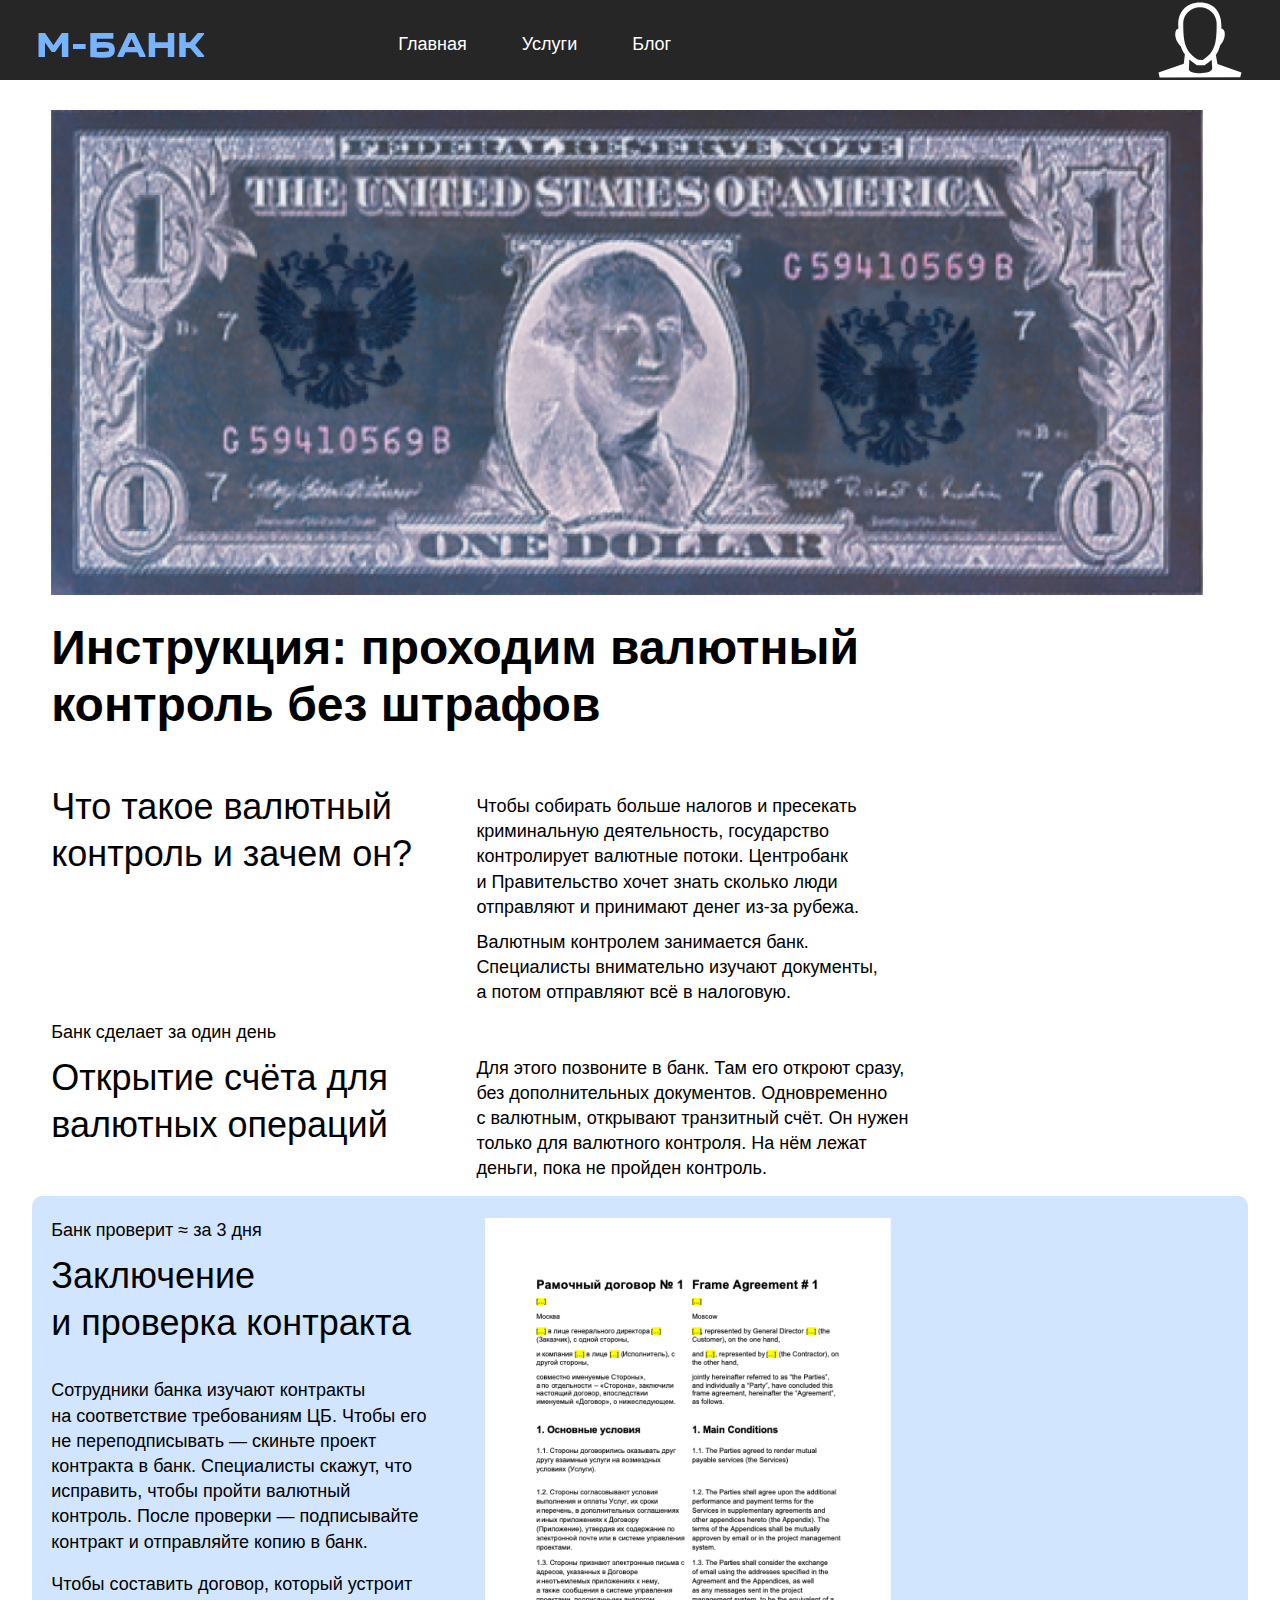
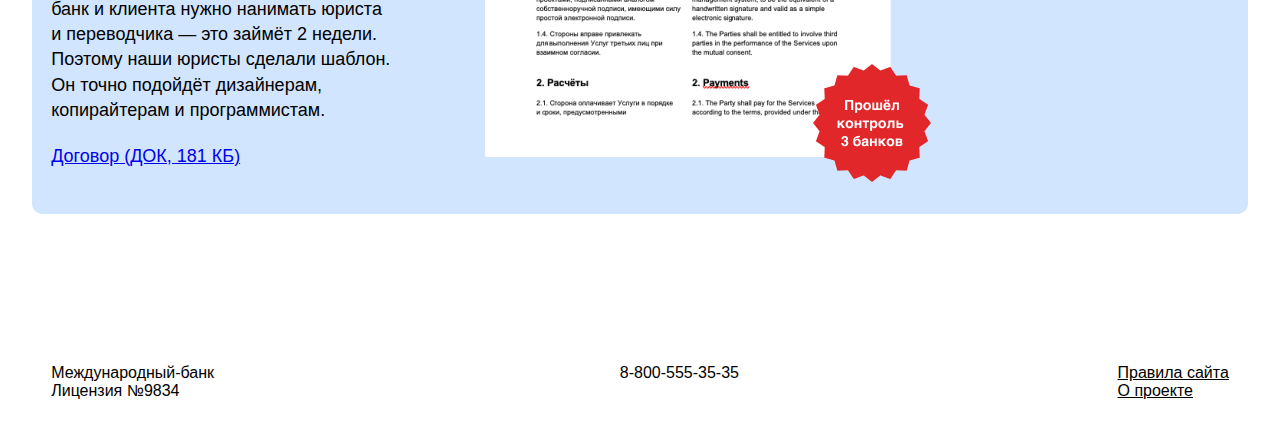
<file: index.html>
<!DOCTYPE html>
<html lang="ru">
<head>
    <meta charset="UTF-8">
    <meta name="viewport" content="width=device-width, initial-scale=1.0">
    <title>М-БАНК</title>
    <link rel="stylesheet" href="style.css">
</head>
<body>
    <header class="header">
      <div class="header__logo"><img src="лого.svg" alt="М-БАНК"></div> 
        <nav class="header__nav">
            <a href="#">Главная</a>
            <a href="#">Услуги</a>
            <a href="#">Блог</a>
        </nav>
        <img class="header__icon" src="Vector.svg" alt="icon">
    </header>

    <div class="wrapper">
    <article class="content">
       <div class="content__photo">
            <img src="Картинка2 1.png" alt="$"> 
       </div> 
       <header class="content__header">Инструкция: проходим валютный контроль без штрафов</header>

       <div class="content__lead">
           <div class="content__subtitle">
               <h2>Что такое валютный контроль и зачем он?</h2>
               <div class="content__subtitle--paragraph">
                <p>Банк сделает за один день</p>
                <h2>Открытие счёта для валютных операций</h2> </div>
           </div>
           <div class="content__text">
               <p>Чтобы собирать больше налогов и&nbsp;пресекать криминальную деятельность, государство контролирует валютные потоки. Центробанк и&nbsp;Правительство хочет знать сколько люди отправляют и&nbsp;принимают денег из-за рубежа.</p>
            <div class="content__text--section">
                <p>Валютным контролем занимается банк.
                    Специалисты внимательно изучают документы,
                    а&nbsp;потом отправляют всё в&nbsp;налоговую.</p>
            </div>
            <div class="content__text--paragraph">
                <p>Для этого позвоните в&nbsp;банк. Там его откроют сразу, без дополнительных документов. Одновременно с&nbsp;валютным, открывают транзитный счёт. Он&nbsp;нужен только для валютного контроля. На&nbsp;нём лежат деньги, пока не&nbsp;пройден контроль.</p>
            </div>
           </div>
       </div>
    </div>
    <div class="content__box">
        <div class="content__box--subtitle">
            <p class="box__subtitle--paragraph">Банк проверит ≈ за 3 дня</p>
            <h2>Заключение и&nbsp;проверка контракта</h2>
            <div class="content__box--text">
                <p>Сотрудники банка изучают контракты 
                    на&nbsp;соответствие требованиям ЦБ. Чтобы 
                    его не&nbsp;переподписывать&nbsp;&mdash; скиньте проект 
                    контракта в&nbsp;банк. Специалисты скажут, 
                    что исправить, чтобы пройти валютный 
                    контроль. После проверки&nbsp;&mdash; подписывайте 
                    контракт и&nbsp;отправляйте копию в&nbsp;банк.</p>
            </div>
            <div class="content__box--paragraph">
                <p>Чтобы составить договор, который
                    устроит банк и&nbsp;клиента нужно нанимать
                    юриста и&nbsp;переводчика&nbsp;&mdash; это займёт
                    2&nbsp;недели. Поэтому наши юристы сделали
                    шаблон. Он&nbsp;точно подойдёт дизайнерам,
                    копирайтерам и&nbsp;программистам.</p>
            </div>
           <div class="content__box--link"> <a href="#">Договор (ДОК, 181 КБ)</a> </div>
        </div>
        <div class="content__box--img">
            <img src="Group 21.png" alt="Договор">
        </div>
   </div>
    </article>
    <footer class="footer">
        <div class="footer__name">
            <p>Международный-банк
             Лицензия №9834</p>
        </div> 
        <div class="footer__phone">
            <p>8-800-555-35-35</p>
        </div>
        <div class="footer__about"><a href="#">Правила сайта</a>
            <a href="#">О проекте</a>
        </div>
     </footer> 

     <!-- макет https://www.figma.com/file/Cggny3AKtUeuAMkOYxuKW4/%D0%A1%D0%B0%D0%B9%D1%82-%D0%B4%D0%BB%D1%8F-%D0%B2%D1%91%D1%80%D1%81%D1%82%D0%BA%D0%B8?node-id=0%3A1 -->
    
</body>
</html>
</file>
<file: style.css>
body,
*,

html {
    margin: 0;
    padding: 0;
    box-sizing: border-box;
    font-family: Helvetica;
}

@font-face {
    font-family: Helvetica;
    src:
    local(Helvetica) 
    url(Helvetica.otf);
    font-style: normal;
    font-weight: bold;
}

@font-face {
    font-family: Helvetica;
    src:
    local(Helvetica) 
    url(Helvetica.otf);
    font-style: normal;
    font-weight: normal;  
}

.header {
    height: 80px;
    width: 100%;
    background-color: #262626;
    font-size: 14px;
    display: flex;
    justify-content: space-between;
}

.header__logo {
    position: relative;
    top: 32px;
    left: 3vw;
    right: 1vw;
}

.header__nav {
    display: inline-block;
    height: 100%;
    text-decoration: none;
    margin-top: 32px;
    margin-right: 16vw;

}

.header__nav a {
    text-decoration: none;
    margin-right: 4vw;
    color: #FFFFFF;
    font-family: Helvetica;
    font-style: normal;
    font-weight: normal;
    font-size: 18px;
    line-height: 140%;
}

.header__nav a:hover {
    color:#78B3FF;
}

.header__icon {
    margin-right: 3vw;
}

.wrapper {
    width: 60%;
    margin-left: auto;
    margin-right: auto;
 }

.content {
    margin-top: 30px;
}

.content p {
    font-style: normal;
    font-weight: normal;
    font-size: 18px;
    line-height: 140%;
}

.content__photo img {
    width: 60vw;
}

.content__header {
    width: 839px;
    margin-top: 20px;
    font-style: normal;
    font-weight: bold;
    font-size: 48px;
    line-height: 120%;
}

.content__lead {
    margin-top: 50px;
    display: flex;
}

h2 {
    font-style: normal;
    font-weight: normal;
    font-size: 36px;
    line-height: 130%;
}

.content__text {
    margin-left: 4vw;
    margin-top: 10px;
    width: 443px;
}

.content__subtitle {
    width: 374px;
}

.content__text--section {
    margin-top: 10px;
}

.content__subtitle--paragraph {
    margin-top: 142px;
}

.content__subtitle--paragraph p {
    margin-bottom: 10px;
}

.content__text--paragraph {
    margin-top: 50px;
}

.content__box  {
    margin-left: auto;
    margin-right: auto;
    height: 618px;
    width: 62vw;
    background: #D1E5FF;
    border-radius: 10px;
    display: flex;
    margin-top: 14px;
}

.content__box p {
    font-style: normal;
    font-weight: normal;
    font-size: 18px;
    line-height: 140%;
}

.content__box--subtitle {
    margin-left: 1vw;
    margin-top: 22px;
    width: 383px;
}

.box__subtitle--paragraph  {
    padding-bottom: 10px;
}

.content__box--text {
    padding-top: 32px;
 }

.content__box--paragraph {
    padding-top: 17px;
}

.content__box--link {
    font-size: 18px;
    line-height: 140%;
    color: #395996;
    margin-top: 21px;
}

.content__box--img img {
    margin-left: 4vw;
    margin-top: 22px;
    width: 29vw;
}

.footer {
    margin-top: 150px;
    display: flex;
    justify-content: space-between;
    padding-bottom: 38px;
}

.footer__about{
    display: flex;
    flex-direction: column;
    margin-right: 4vw;
}

.footer__about a {
    text-decoration-line: underline;
    color: #000000;
}

.footer__name {
    margin-left: 4vw;
    width: 190px;
}

@media (max-width: 1400px) {
    .wrapper {
        width: 100%;
        margin-left: 4vw;
    }
    .content__photo img {
        width: 90vw;
    }

    .content__box {
        width: 95vw;
    }

    .content__box--img img {
        width: 446px;
        }

    .content__box--subtitle {
        margin-left: 1.5vw;
    }
}

@media (min-width: 1400px) and (max-width: 1500px) {
    .content__box--img img {
        width: 27vw;
        }
}

@media (min-width: 1600px) {
    .content__box--img img {
        width: 464px;
        }
}
</file>
